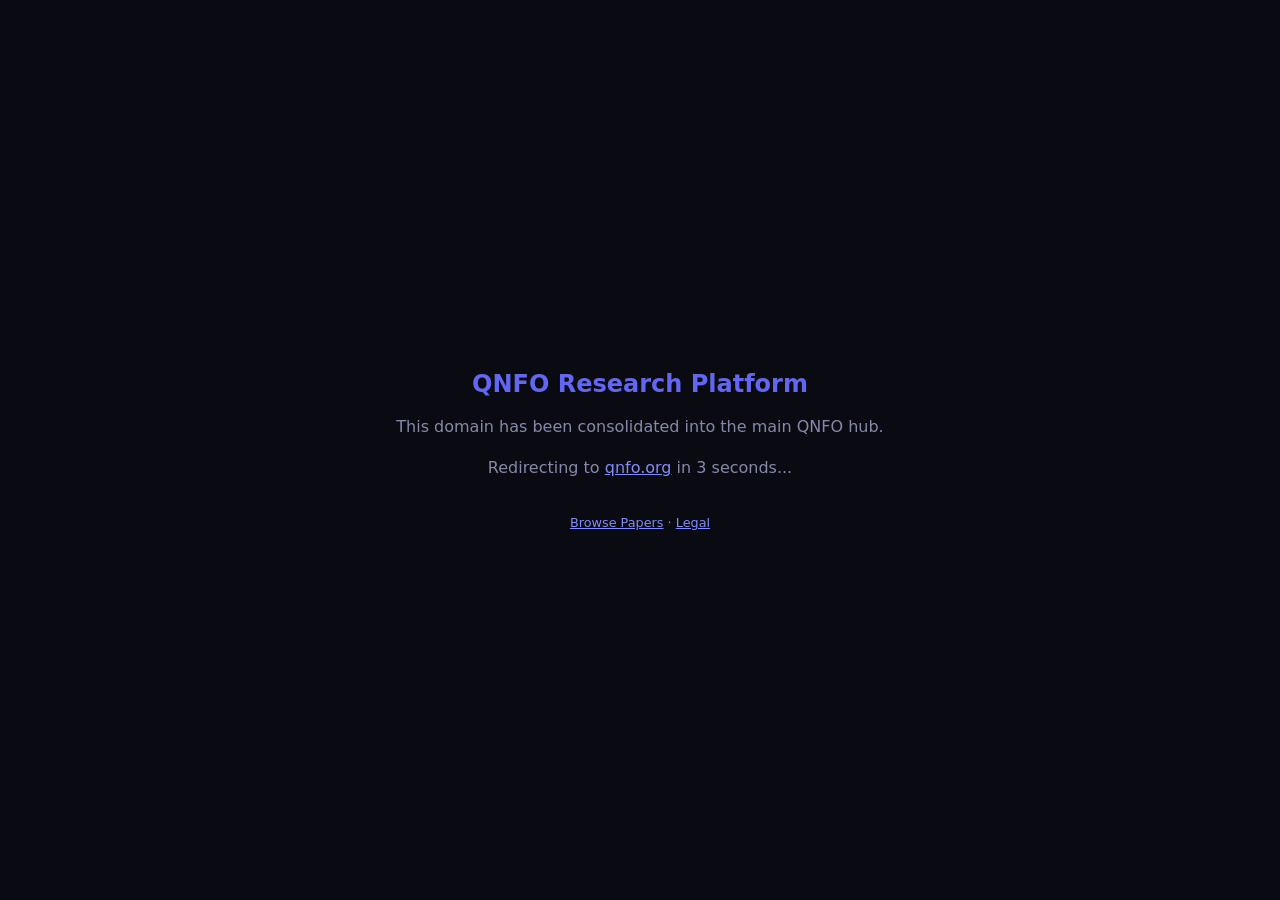
<file: redirect-page/index.html>
<!DOCTYPE html>
<html lang="en">
<head>
<meta charset="UTF-8">
<meta name="viewport" content="width=device-width, initial-scale=1.0">
<meta http-equiv="refresh" content="3;url=https://qnfo.org">
<title>Redirecting to QNFO</title>
<style>
  body { font-family: system-ui, sans-serif; background: #0a0a12; color: #e8e8f0; display: flex; align-items: center; justify-content: center; min-height: 100vh; margin: 0; text-align: center; }
  .box { max-width: 500px; padding: 2rem; }
  h1 { font-size: 1.5rem; color: #6366f1; }
  p { color: #8888a8; line-height: 1.6; }
  a { color: #818cf8; }
</style>
</head>
<body>
<div class="box">
  <h1>QNFO Research Platform</h1>
  <p>This domain has been consolidated into the main QNFO hub.</p>
  <p>Redirecting to <a href="https://qnfo.org">qnfo.org</a> in 3 seconds...</p>
  <p style="font-size:0.8rem;margin-top:2rem"><a href="https://papers.qnfo.org">Browse Papers</a> · <a href="https://legal.qnfo.org">Legal</a></p>
</div>
</body>
</html>
</file>
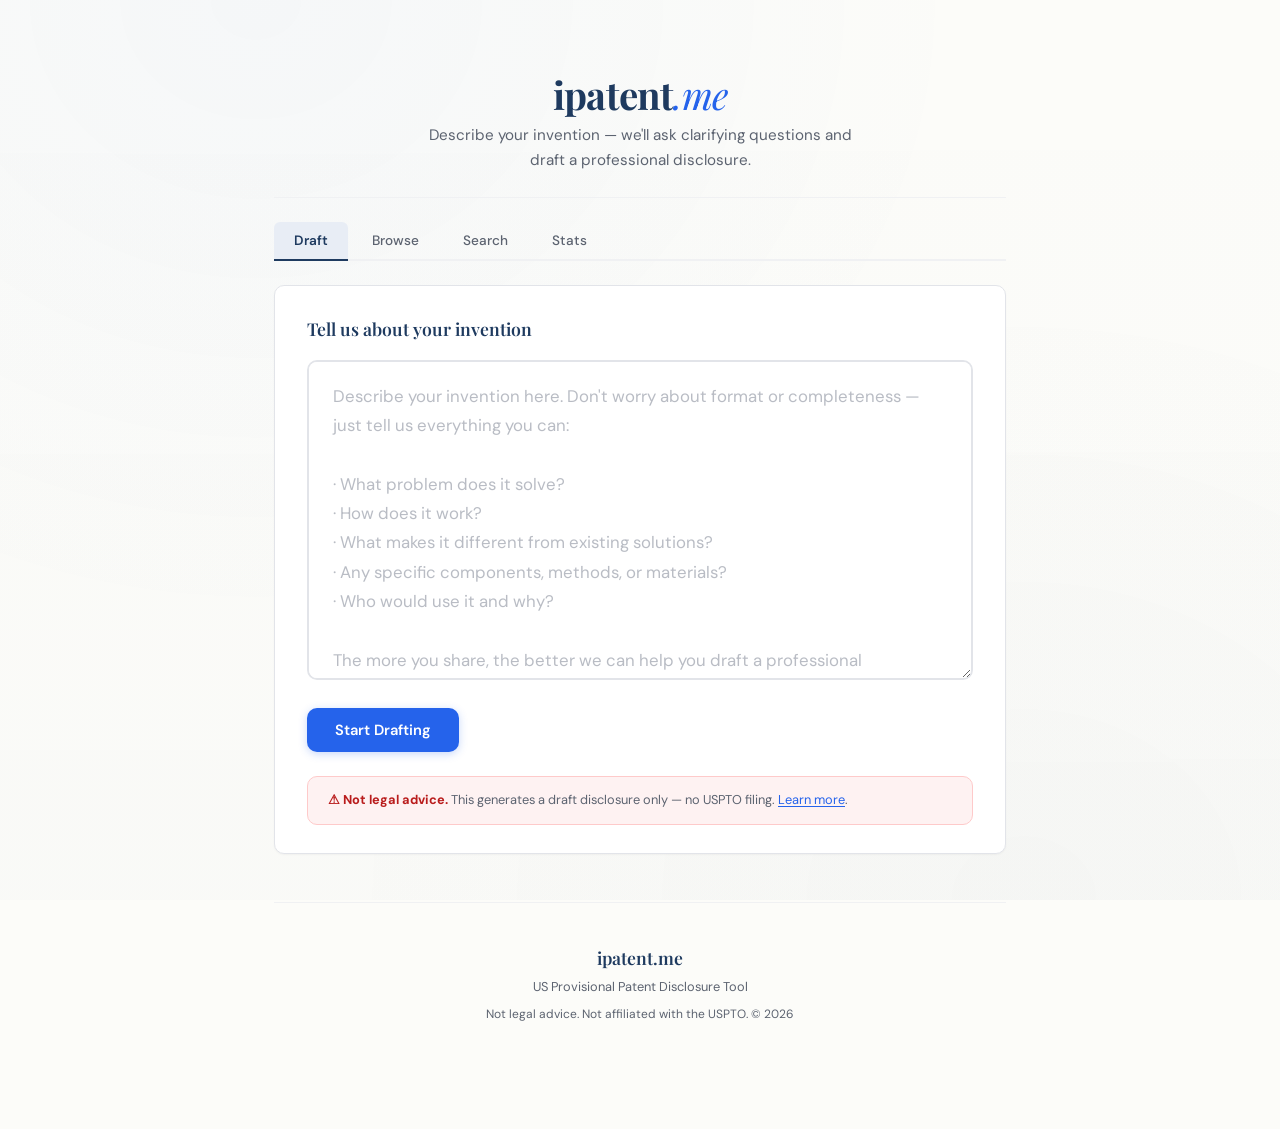
<file: ipatent-me/public/index.html>
<!DOCTYPE html>
<html lang="en">
<head>
<meta charset="UTF-8">
<meta name="viewport" content="width=device-width, initial-scale=1.0">
<title>ipatent.me — US Provisional Patent Disclosure Generator</title>
<meta name="description" content="Describe your invention and we'll help you draft a professional US Provisional Patent Disclosure. Free, secure, confidential.">
<meta name="theme-color" content="#1e3a5f">
<meta property="og:title" content="ipatent.me — Professional Provisional Patent Disclosures">
<meta property="og:description" content="Describe your invention and we'll help you draft a professional disclosure.">
<meta property="og:type" content="website">
<meta property="og:url" content="https://ipatent.me">
<link rel="preconnect" href="https://fonts.googleapis.com">
<link rel="preconnect" href="https://fonts.gstatic.com" crossorigin>
<link href="https://fonts.googleapis.com/css2?family=DM+Sans:ital,opsz,wght@0,9..40,400..700;1,9..40,400..700&family=Playfair+Display:ital,wght@0,400..700;1,400..700&display=swap" rel="stylesheet">
<style>
:root{
  --bg:#fcfcf9;--surface:#fff;--surface-alt:#f5f4f0;--text:#1a1a2e;
  --text-secondary:#5c6370;--muted:#8b919e;--accent:#1e3a5f;
  --accent-light:#e8edf5;--accent-cta:#2563eb;--accent-cta-hover:#1d4ed8;
  --border:#e2e4e9;--border-light:#f0f1f3;--danger:#dc2626;
  --success:#059669;--warning:#d97706;--font-display:'Playfair Display',Georgia,serif;
  --font-body:'DM Sans',-apple-system,sans-serif;--max-w:780px;
  --radius:10px;--radius-sm:6px;--shadow-sm:0 1px 2px rgba(0,0,0,.04);
  --shadow-md:0 4px 12px rgba(0,0,0,.06);--transition:200ms cubic-bezier(.4,0,.2,1);
}
*,*::before,*::after{box-sizing:border-box;margin:0;padding:0}
html{scroll-behavior:smooth;-webkit-font-smoothing:antialiased}
body{background:var(--bg);color:var(--text);font-family:var(--font-body);font-size:1rem;line-height:1.65;min-height:100vh}
::selection{background:var(--accent-light);color:var(--accent)}
:focus-visible{outline:2px solid var(--accent-cta);outline-offset:2px;border-radius:var(--radius-sm)}
.bg-texture{position:fixed;inset:0;background:linear-gradient(to bottom,transparent,rgba(30,58,95,.012)),radial-gradient(ellipse at 20% 0%,rgba(37,99,235,.03),transparent 50%),radial-gradient(ellipse at 80% 100%,rgba(30,58,95,.02),transparent 50%);pointer-events:none;z-index:0}
.container{position:relative;z-index:1;max-width:var(--max-w);margin:0 auto;padding:2rem 1.5rem 4rem}

/* Header */
header{text-align:center;padding:2.5rem 0 1.5rem;border-bottom:1px solid var(--border-light);margin-bottom:1.5rem}
.logo{font-family:var(--font-display);font-size:2.4rem;font-weight:700;letter-spacing:-.02em;color:var(--accent);line-height:1.15}
.logo-accent{color:var(--accent-cta);font-weight:400;font-style:italic}
.tagline{color:var(--text-secondary);font-size:.95rem;margin-top:.4rem;max-width:460px;margin-left:auto;margin-right:auto}

/* Tabs */
.tabs{display:flex;gap:.25rem;margin-bottom:1.5rem;border-bottom:2px solid var(--border-light)}
.tab{padding:.65rem 1.25rem;font-size:.85rem;font-weight:500;cursor:pointer;color:var(--text-secondary);border:none;border-bottom:2px solid transparent;margin-bottom:-2px;transition:all var(--transition);background:none;font-family:var(--font-body);border-radius:var(--radius-sm) var(--radius-sm) 0 0}
.tab:hover{color:var(--text);background:var(--surface-alt)}
.tab.active{color:var(--accent);font-weight:600;border-bottom-color:var(--accent);background:var(--accent-light)}

/* Main textarea */
.idea-box{width:100%;min-height:320px;background:var(--surface);border:2px solid var(--border);border-radius:var(--radius);padding:1.25rem 1.5rem;font-family:var(--font-body);font-size:1.05rem;line-height:1.75;color:var(--text);resize:vertical;transition:border-color var(--transition),box-shadow var(--transition)}
.idea-box:hover{border-color:#c4c8d0}
.idea-box:focus{outline:none;border-color:var(--accent-cta);box-shadow:0 0 0 3px rgba(37,99,235,.1)}
.idea-box::placeholder{color:var(--muted);opacity:.6}

/* Buttons */
.btn{display:inline-flex;align-items:center;gap:.5rem;padding:.75rem 1.75rem;border:none;border-radius:var(--radius);font-size:.92rem;font-weight:600;cursor:pointer;transition:all var(--transition);font-family:var(--font-body);white-space:nowrap}
.btn-primary{background:var(--accent-cta);color:#fff;box-shadow:0 2px 8px rgba(37,99,235,.25)}
.btn-primary:hover{background:var(--accent-cta-hover);transform:translateY(-1px);box-shadow:0 6px 16px rgba(37,99,235,.3)}
.btn-primary:disabled{opacity:.5;cursor:not-allowed;transform:none;box-shadow:none}
.btn-secondary{background:var(--surface);color:var(--text);border:1.5px solid var(--border)}
.btn-secondary:hover{background:var(--surface-alt)}
.btn-sm{padding:.45rem 1rem;font-size:.8rem;border-radius:var(--radius-sm)}
.btn-row{display:flex;gap:.75rem;flex-wrap:wrap;margin-top:1.25rem}

/* Chat */
#chat-panel{display:none;margin-top:1.5rem;animation:fadeIn .4s ease}
#chat-panel.show{display:block}
@keyframes fadeIn{from{opacity:0;transform:translateY(8px)}to{opacity:1;transform:translateY(0)}}
.chat-messages{display:flex;flex-direction:column;gap:1rem;margin-bottom:1.5rem;max-height:500px;overflow-y:auto;padding:.5rem 0}
.chat-msg{max-width:90%;padding:.85rem 1.15rem;border-radius:var(--radius);font-size:.9rem;line-height:1.6;animation:fadeIn .3s ease}
.chat-msg.system{background:var(--accent-light);color:var(--accent);align-self:flex-start;border-bottom-left-radius:4px}
.chat-msg.user{background:var(--accent-cta);color:#fff;align-self:flex-end;border-bottom-right-radius:4px}
.chat-msg.thinking{background:var(--surface-alt);color:var(--muted);align-self:flex-start;font-style:italic}
.chat-input-row{display:flex;gap:.5rem}
.chat-input{flex:1;background:var(--surface);border:1.5px solid var(--border);border-radius:var(--radius);padding:.75rem 1rem;font-size:.9rem;font-family:var(--font-body);color:var(--text);transition:border-color var(--transition)}
.chat-input:focus{outline:none;border-color:var(--accent-cta);box-shadow:0 0 0 3px rgba(37,99,235,.1)}

/* Results */
.result{display:none;margin-top:1.5rem;animation:fadeIn .35s ease}
.result.show{display:block}
.result-frame{width:100%;height:600px;border:1px solid var(--border);border-radius:var(--radius);background:#fff;box-shadow:var(--shadow-sm)}

/* Search */
.search-box{display:flex;gap:.55rem;margin-bottom:1.5rem}
.search-box input{flex:1;background:var(--surface-alt);border:1.5px solid var(--border);border-radius:var(--radius);padding:.75rem 1rem;color:var(--text);font-size:.93rem;font-family:var(--font-body)}
.search-box input:focus{outline:none;border-color:var(--accent-cta);box-shadow:0 0 0 3px rgba(37,99,235,.1)}

/* Lists */
.sub-list{display:flex;flex-direction:column;gap:.6rem}
.sub-item{background:var(--surface-alt);border:1.5px solid var(--border-light);border-radius:var(--radius);padding:1rem 1.25rem;cursor:pointer;transition:all var(--transition)}
.sub-item:hover{border-color:var(--accent);background:var(--accent-light);box-shadow:var(--shadow-sm)}
.sub-item .sub-title{font-weight:600;font-size:.93rem;margin-bottom:.2rem}
.sub-item .sub-meta{font-size:.78rem;color:var(--text-secondary);display:flex;gap:1rem;flex-wrap:wrap}
.sub-item .sub-score{font-size:.75rem;color:var(--accent-cta);font-weight:600;font-family:monospace;background:rgba(37,99,235,.08);padding:.15rem .5rem;border-radius:4px}

/* Stats */
.stats-grid{display:grid;grid-template-columns:repeat(auto-fit,minmax(150px,1fr));gap:1rem;margin-bottom:1rem}
.stat-card{background:var(--accent-light);border:1px solid transparent;border-radius:var(--radius);padding:1.5rem 1rem;text-align:center}
.stat-value{font-family:var(--font-display);font-size:2.25rem;font-weight:700;color:var(--accent)}
.stat-label{font-size:.78rem;color:var(--text-secondary);margin-top:.25rem;font-weight:500;text-transform:uppercase;letter-spacing:.04em}

/* Card */
.card{background:var(--surface);border:1px solid var(--border);border-radius:var(--radius);padding:1.75rem 2rem;margin-bottom:1.5rem;box-shadow:var(--shadow-sm)}
.card-title{font-family:var(--font-display);font-size:1.1rem;font-weight:600;margin-bottom:1rem;color:var(--accent);display:flex;align-items:center;gap:.5rem}

/* Disclaimer */
.disclaimer{background:#fef2f2;border:1px solid #fecaca;border-radius:var(--radius);padding:.85rem 1.25rem;margin-top:1.5rem;font-size:.8rem;color:var(--text-secondary);line-height:1.55}
.disclaimer strong{color:#b91c1c}
.disclaimer a{color:var(--accent-cta);text-decoration:underline;text-underline-offset:2px}

/* Footer */
footer{text-align:center;padding:2.5rem 0;color:var(--text-secondary);font-size:.8rem;border-top:1px solid var(--border-light);margin-top:3rem}
footer .footer-logo{font-family:var(--font-display);font-size:1.1rem;font-weight:600;color:var(--accent);margin-bottom:.25rem}

/* Toast */
.toast{position:fixed;bottom:24px;right:24px;background:var(--surface);border:1px solid var(--border);border-radius:var(--radius);padding:.9rem 1.5rem;color:var(--text);font-size:.88rem;font-weight:500;z-index:100;animation:slideIn .3s ease;box-shadow:0 8px 24px rgba(0,0,0,.1);max-width:380px}
.toast.error{background:var(--danger);color:#fff;border-color:var(--danger)}
.toast.success{background:var(--success);color:#fff;border-color:var(--success)}
@keyframes slideIn{from{transform:translateY(16px);opacity:0}to{transform:translateY(0);opacity:1}}

/* Panels */
.panel{display:none}
.panel.active{display:block;animation:fadeIn .3s ease}

/* Responsive */
@media(max-width:768px){.logo{font-size:2rem}.container{padding:1.25rem 1rem 3rem}}
@media(max-width:480px){.logo{font-size:1.7rem}.chat-input-row{flex-direction:column}.stats-grid{grid-template-columns:1fr 1fr}}
@media(prefers-reduced-motion:reduce){*,*::before,*::after{animation-duration:.01ms!important;transition-duration:.01ms!important}}
</style>
</head>
<body>
<div class="bg-texture"></div>

<div class="container">
  <header>
    <div class="logo">ipatent<span class="logo-accent">.me</span></div>
    <p class="tagline">Describe your invention — we'll ask clarifying questions and draft a professional disclosure.</p>
  </header>

  <!-- Tabs -->
  <nav class="tabs" role="tablist" aria-label="Main navigation">
    <button class="tab active" role="tab" aria-selected="true" data-panel="draft" id="tab-draft">Draft</button>
    <button class="tab" role="tab" aria-selected="false" data-panel="browse" id="tab-browse">Browse</button>
    <button class="tab" role="tab" aria-selected="false" data-panel="search-panel" id="tab-search">Search</button>
    <button class="tab" role="tab" aria-selected="false" data-panel="stats-panel" id="tab-stats">Stats</button>
  </nav>

  <!-- ═══════════════════════════
       DRAFT PANEL — One textarea + Chat
       ═══════════════════════════ -->
  <div class="panel active" id="panel-draft" role="tabpanel" aria-labelledby="tab-draft">

    <!-- Step 1: Idea dump -->
    <div class="card" id="idea-card">
      <div class="card-title">Tell us about your invention</div>
      <textarea id="idea-text" class="idea-box" placeholder="Describe your invention here. Don't worry about format or completeness — just tell us everything you can:

· What problem does it solve?
· How does it work?
· What makes it different from existing solutions?
· Any specific components, methods, or materials?
· Who would use it and why?

The more you share, the better we can help you draft a professional disclosure."></textarea>
      <div class="btn-row">
        <button class="btn btn-primary" id="start-btn" onclick="startDraft()">Start Drafting</button>
      </div>
      <div class="disclaimer" role="alert">
        <strong>⚠ Not legal advice.</strong> This generates a draft disclosure only — no USPTO filing. <a href="https://www.uspto.gov/patents/basics" target="_blank" rel="noopener">Learn more</a>.
      </div>
    </div>

    <!-- Step 2: Chat dialog -->
    <div id="chat-panel">
      <div class="card">
        <div class="chat-messages" id="chat-messages" role="log" aria-live="polite" aria-label="Drafting conversation"></div>
        <div class="chat-input-row" id="chat-input-row">
          <input type="text" id="chat-input" class="chat-input" placeholder="Type your response…" onkeydown="if(event.key==='Enter')sendMessage()" aria-label="Your response">
          <button class="btn btn-primary" onclick="sendMessage()" id="chat-send-btn">Reply</button>
        </div>
        <div class="btn-row">
          <button class="btn btn-secondary btn-sm" onclick="generateDisclosure()" id="generate-btn" disabled>Generate Disclosure</button>
        </div>
      </div>

      <div class="result" id="result">
        <div class="card">
          <div class="card-title">Your Disclosure Document</div>
          <div class="btn-row" style="margin-bottom:.75rem">
            <button class="btn btn-primary btn-sm" onclick="printResult()">Print / Save PDF</button>
            <button class="btn btn-secondary btn-sm" onclick="downloadHTML()">Download HTML</button>
          </div>
          <iframe class="result-frame" id="result-frame" title="Disclosure preview"></iframe>
        </div>
      </div>
    </div>
  </div>

  <!-- ═══════════════════════════
       BROWSE PANEL
       ═══════════════════════════ -->
  <div class="panel" id="panel-browse" role="tabpanel" aria-labelledby="tab-browse">
    <div class="card">
      <div class="card-title">Recent Disclosures</div>
      <div class="sub-list" id="recent-list">Loading…</div>
    </div>
  </div>

  <!-- ═══════════════════════════
       SEARCH PANEL
       ═══════════════════════════ -->
  <div class="panel" id="panel-search-panel" role="tabpanel" aria-labelledby="tab-search">
    <div class="card">
      <div class="card-title">Semantic Search</div>
      <div class="search-box">
        <input type="text" id="search-query" placeholder="Describe an invention to find related disclosures…" onkeydown="if(event.key==='Enter')doSearch()" aria-label="Search disclosures">
        <button class="btn btn-primary" onclick="doSearch()">Search</button>
      </div>
      <div class="sub-list" id="search-results">Enter a query above to search.</div>
    </div>
  </div>

  <!-- ═══════════════════════════
       STATS PANEL
       ═══════════════════════════ -->
  <div class="panel" id="panel-stats-panel" role="tabpanel" aria-labelledby="tab-stats">
    <div class="card">
      <div class="card-title">Platform Analytics</div>
      <div class="stats-grid" id="stats-cards">Loading…</div>
      <div class="sub-list" id="stats-recent">Loading…</div>
    </div>
  </div>

  <footer>
    <div class="footer-logo">ipatent.me</div>
    <p style="margin-top:.25rem">US Provisional Patent Disclosure Tool</p>
    <p style="margin-top:.5rem;font-size:.75rem">Not legal advice. Not affiliated with the USPTO. &copy; 2026</p>
  </footer>
</div>

<script>
const API = 'https://ipatent-api.q08.workers.dev/api';
const SESSION = crypto.randomUUID ? crypto.randomUUID() : Date.now().toString(36);
let chatHistory = []; // {role, content}
let disclosureDoc = null;

// ── Toast ──
function toast(msg, type) {
  const t = document.createElement('div'); t.className = 'toast ' + (type||'success');
  t.textContent = msg; t.setAttribute('role','status'); t.setAttribute('aria-live','polite');
  document.body.appendChild(t);
  setTimeout(() => { t.style.opacity='0'; t.style.transition='opacity .3s'; setTimeout(() => t.remove(), 300); }, 4500);
}

// ── Tab switching ──
document.querySelectorAll('.tab').forEach(tab => {
  tab.addEventListener('click', () => {
    document.querySelectorAll('.tab').forEach(t => { t.classList.remove('active'); t.setAttribute('aria-selected','false'); });
    document.querySelectorAll('.panel').forEach(p => p.classList.remove('active'));
    tab.classList.add('active'); tab.setAttribute('aria-selected','true');
    document.getElementById('panel-' + tab.dataset.panel).classList.add('active');
    if (tab.dataset.panel === 'browse') loadRecent();
    if (tab.dataset.panel === 'stats-panel') loadStats();
  });
});

// ── START DRAFTING ──
async function startDraft() {
  const text = document.getElementById('idea-text').value.trim();
  if (!text) { toast('Please describe your invention first.', 'error'); return; }

  document.getElementById('start-btn').disabled = true;
  document.getElementById('start-btn').textContent = 'Analyzing…';

  // Add user's initial input to chat
  chatHistory = [{ role: 'user', content: text }];

  // Show chat panel
  document.getElementById('chat-panel').classList.add('show');
  document.getElementById('idea-card').style.opacity = '0.5';
  document.getElementById('idea-card').style.pointerEvents = 'none';

  addMessage('user', text);
  addThinking();

  try {
    const r = await fetch(`${API}/chat`, {
      method: 'POST',
      headers: { 'Content-Type': 'application/json' },
      body: JSON.stringify({ messages: chatHistory, session_id: SESSION })
    });
    if (!r.ok) throw new Error('Server error');
    const d = await r.json();
    removeThinking();
    addMessage('system', d.content);
    chatHistory.push({ role: 'assistant', content: d.content });

    // Enable generate button after first exchange
    document.getElementById('generate-btn').disabled = false;
  } catch (e) {
    removeThinking();
    addMessage('system', 'Sorry, I had trouble analyzing your idea. Please try again or check your connection.');
  } finally {
    document.getElementById('start-btn').disabled = false;
    document.getElementById('start-btn').textContent = 'Start Drafting';
  }
}

// ── SEND MESSAGE ──
async function sendMessage() {
  const input = document.getElementById('chat-input');
  const text = input.value.trim();
  if (!text) return;
  input.value = '';
  document.getElementById('chat-send-btn').disabled = true;
  document.getElementById('generate-btn').disabled = true;

  addMessage('user', text);
  chatHistory.push({ role: 'user', content: text });
  addThinking();

  try {
    const r = await fetch(`${API}/chat`, {
      method: 'POST',
      headers: { 'Content-Type': 'application/json' },
      body: JSON.stringify({ messages: chatHistory, session_id: SESSION })
    });
    if (!r.ok) throw new Error('Server error');
    const d = await r.json();
    removeThinking();
    addMessage('system', d.content);
    chatHistory.push({ role: 'assistant', content: d.content });
  } catch (e) {
    removeThinking();
    addMessage('system', 'Sorry, something went wrong. Please try again.');
  } finally {
    document.getElementById('chat-send-btn').disabled = false;
    document.getElementById('generate-btn').disabled = false;
  }
}

// ── GENERATE DISCLOSURE ──
async function generateDisclosure() {
  const btn = document.getElementById('generate-btn');
  btn.disabled = true; btn.textContent = 'Generating…';

  // Extract title from chat
  const title = extractTitle(chatHistory);

  // Build full disclosure text from conversation
  const disclosureText = chatHistory
    .filter(m => m.role === 'user')
    .map(m => m.content)
    .join('\n\n');

  try {
    const r = await fetch(`${API}/submit`, {
      method: 'POST',
      headers: { 'Content-Type': 'application/json' },
      body: JSON.stringify({
        inventor_name: '',
        inventor_email: '',
        title: title || 'Invention Disclosure',
        disclosure_text: disclosureText,
        session_id: SESSION,
        user_type: 'inventor',
        claims: '',
        abstract: '',
      })
    });
    if (!r.ok) throw new Error('Generation failed');
    const html = await r.text();
    const sid = r.headers.get('X-Submission-ID') || '';

    document.getElementById('result-frame').srcdoc = html;
    document.getElementById('result').classList.add('show');
    document.getElementById('result').scrollIntoView({ behavior: 'smooth' });
    toast('Disclosure generated!');
  } catch (e) {
    toast('Error generating disclosure: ' + e.message, 'error');
  } finally {
    btn.disabled = false; btn.textContent = 'Generate Disclosure';
  }
}

function extractTitle(history) {
  // Try to find a title in the conversation — first line of first user message
  const first = history.find(m => m.role === 'user');
  if (first) {
    const lines = first.content.split('\n').filter(l => l.trim());
    const firstLine = lines[0].replace(/^#+\s*/, '').trim();
    if (firstLine.length > 10 && firstLine.length < 200) return firstLine;
  }
  return 'Invention Disclosure';
}

// ── CHAT UI ──
function addMessage(role, content) {
  const el = document.createElement('div');
  el.className = 'chat-msg ' + role;
  el.textContent = content;
  document.getElementById('chat-messages').appendChild(el);
  el.scrollIntoView({ behavior: 'smooth' });
}

function addThinking() {
  const el = document.createElement('div');
  el.className = 'chat-msg thinking';
  el.textContent = 'Analyzing your idea…';
  el.id = 'thinking-msg';
  document.getElementById('chat-messages').appendChild(el);
  el.scrollIntoView({ behavior: 'smooth' });
}

function removeThinking() {
  const el = document.getElementById('thinking-msg');
  if (el) el.remove();
}

// ── PRINT / DOWNLOAD ──
function printResult() { const f = document.getElementById('result-frame'); if (f.contentWindow) f.contentWindow.print(); }
function downloadHTML() {
  const h = document.getElementById('result-frame').srcdoc || ''; if (!h) return;
  const b = new Blob([h], { type: 'text/html' }), u = URL.createObjectURL(b), a = document.createElement('a');
  a.href = u; a.download = 'provisional-disclosure.html'; a.click(); URL.revokeObjectURL(u);
}

// ── BROWSE ──
async function loadRecent() {
  const el = document.getElementById('recent-list');
  try {
    const r = await fetch(`${API}/submissions?limit=20`); const d = await r.json();
    if (!d.results || !d.results.length) { el.innerHTML = '<span style="color:var(--muted)">No disclosures yet.</span>'; return; }
    el.innerHTML = d.results.map(s => `<div class="sub-item" onclick="viewSubmission('${s.submission_id}')" role="button" tabindex="0" onkeydown="if(event.key==='Enter')viewSubmission('${s.submission_id}')"><div class="sub-title">${esc(s.title)}</div><div class="sub-meta"><span>${esc(s.inventor_name||'Anonymous')}</span><span>${s.country||'—'}</span><span>${s.created_at?s.created_at.slice(0,10):'—'}</span><span>${s.status}</span></div></div>`).join('');
  } catch { el.innerHTML = '<span style="color:var(--danger)">Failed to load.</span>'; }
}

async function viewSubmission(id) {
  try {
    const r = await fetch(`${API}/submissions/${id}`);
    if (!r.ok) { toast('Not found', 'error'); return; }
    const html = await r.text();
    document.getElementById('result-frame').srcdoc = html;
    document.getElementById('result').classList.add('show');
    document.getElementById('tab-draft').click();
    document.getElementById('result').scrollIntoView({ behavior: 'smooth' });
  } catch { toast('Error loading', 'error'); }
}

// ── SEARCH ──
async function doSearch() {
  const q = document.getElementById('search-query').value.trim(); if (!q) return;
  const el = document.getElementById('search-results'); el.innerHTML = 'Searching…';
  try {
    const r = await fetch(`${API}/search`, { method: 'POST', headers: { 'Content-Type': 'application/json' }, body: JSON.stringify({ query: q, limit: 20, session_id: SESSION }) });
    const d = await r.json();
    if (!d.results || !d.results.length) { el.innerHTML = '<span style="color:var(--muted)">No matches.</span>'; return; }
    el.innerHTML = d.results.map(s => `<div class="sub-item" onclick="viewSubmission('${s.submission_id}')" role="button" tabindex="0" onkeydown="if(event.key==='Enter')viewSubmission('${s.submission_id}')"><div class="sub-title">${esc(s.title)} <span class="sub-score">${(s.score*100).toFixed(1)}%</span></div><div class="sub-meta"><span>${esc(s.inventor_name||'Anonymous')}</span><span>Score: ${s.score.toFixed(3)}</span></div></div>`).join('');
  } catch { el.innerHTML = '<span style="color:var(--danger)">Search failed.</span>'; }
}

// ── STATS ──
async function loadStats() {
  try {
    const r = await fetch(`${API}/stats`); const d = await r.json();
    document.getElementById('stats-cards').innerHTML = `<div class="stat-card"><div class="stat-value">${d.submissions?.total||0}</div><div class="stat-label">Disclosures</div></div><div class="stat-card"><div class="stat-value">${d.analytics?.total||0}</div><div class="stat-label">Events</div></div><div class="stat-card"><div class="stat-value">${d.sessions?.total||0}</div><div class="stat-label">Sessions</div></div><div class="stat-card"><div class="stat-value">${(d.analytics?.by_country||[]).length}</div><div class="stat-label">Countries</div></div>`;
    const recent = d.submissions?.recent || [];
    document.getElementById('stats-recent').innerHTML = recent.length ? recent.map(s => `<div class="sub-item" onclick="viewSubmission('${s.submission_id}')" role="button" tabindex="0" onkeydown="if(event.key==='Enter')viewSubmission('${s.submission_id}')"><div class="sub-title">${esc(s.title)}</div><div class="sub-meta"><span>${esc(s.inventor_name||'Anonymous')}</span><span>${s.country||'—'}</span><span>${s.status}</span></div></div>`).join('') : '<span style="color:var(--muted)">No submissions yet.</span>';
  } catch {}
}
function esc(s) { return String(s||'').replace(/&/g,'&amp;').replace(/</g,'&lt;').replace(/>/g,'&gt;').replace(/"/g,'&quot;'); }
</script>
</body>
</html>
</file>
